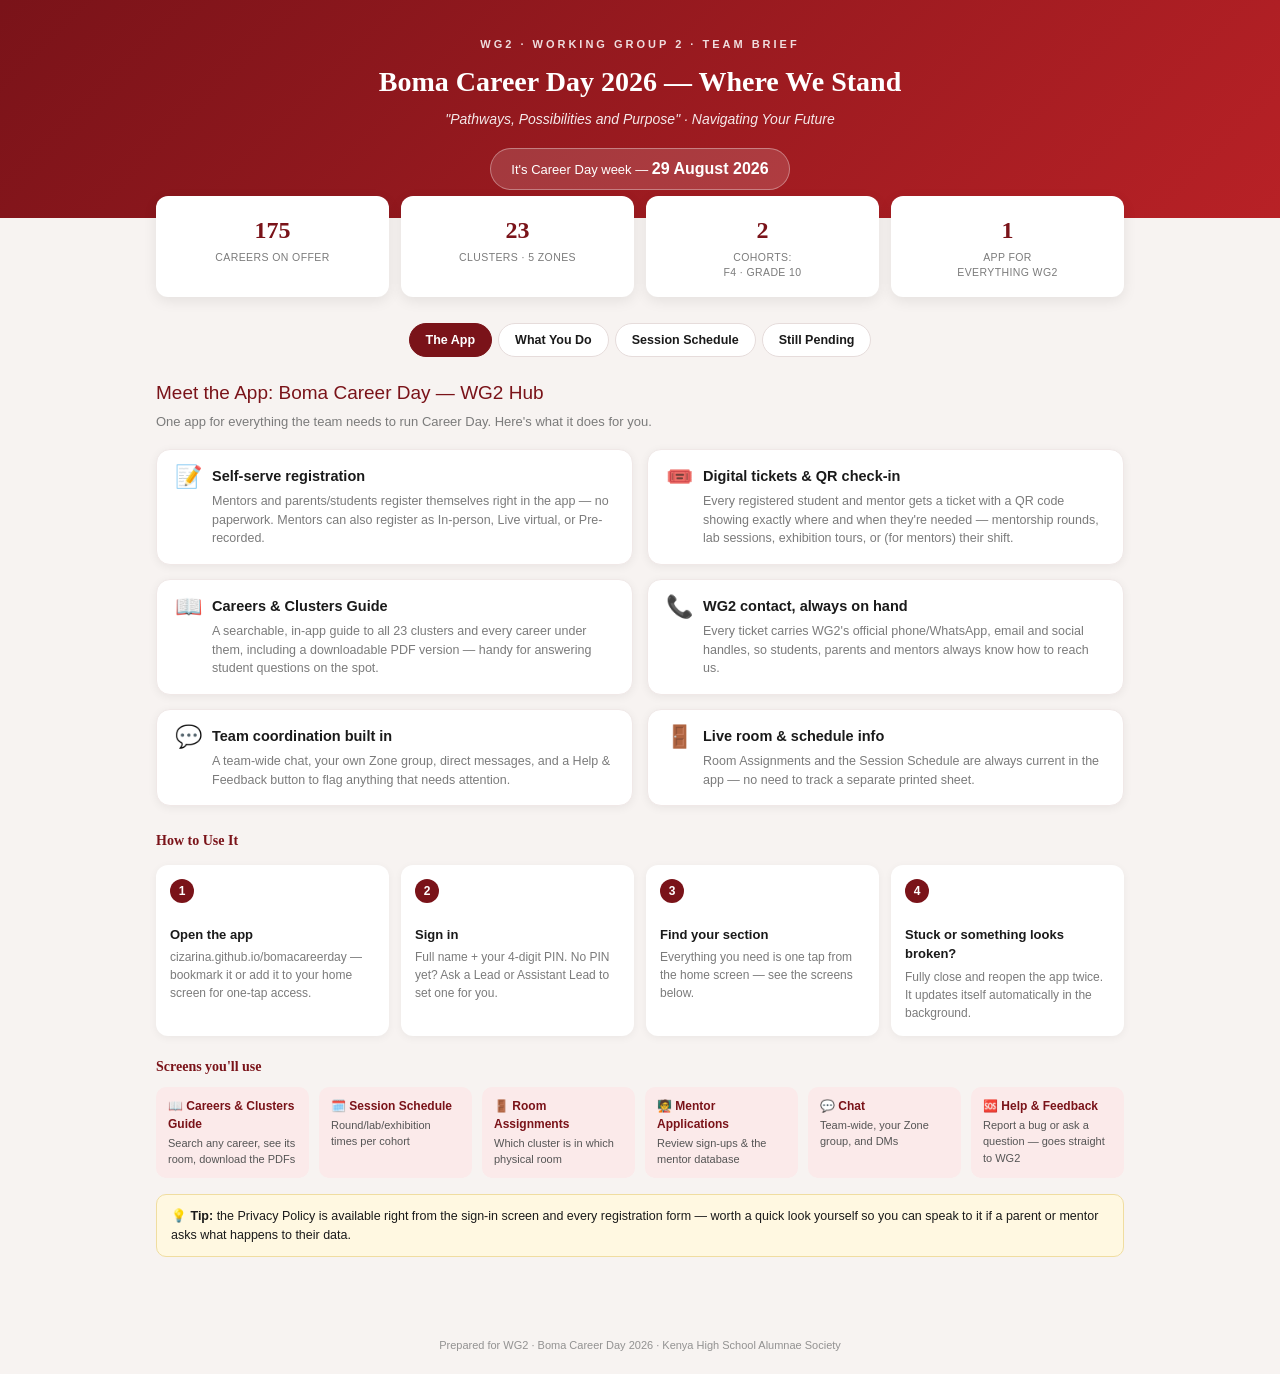
<file: WG2_Team_Brief.html>
<!DOCTYPE html>
<html lang="en">
<head>
<meta charset="utf-8">
<meta name="viewport" content="width=device-width, initial-scale=1">
<title>WG2 Team Brief — Boma Career Day 2026</title>
<style>
  :root{
    --red:#B82126; --red-dark:#7A1319; --black:#1A1A1A; --grey:#7B7B7B;
    --grey-light:#EDEDED; --blush:#FBEAEA; --white:#FFFFFF;
  }
  *{box-sizing:border-box;}
  body{
    margin:0; padding:0; background:#F7F3F1; color:var(--black);
    font-family:'Segoe UI', 'Helvetica Neue', Arial, sans-serif; line-height:1.5;
  }
  h1,h2,h3,h4{font-family:Georgia,'Times New Roman',serif; margin:0;}
  a{color:var(--red-dark);}

  .hero{
    background: linear-gradient(135deg, var(--red-dark), var(--red));
    color:#fff; padding:36px 24px 28px 24px; text-align:center;
  }
  .hero .kicker{letter-spacing:3px; font-size:11px; font-weight:700; opacity:0.85; text-transform:uppercase;}
  .hero h1{font-size:28px; margin:8px 0 6px 0;}
  .hero .theme{font-style:italic; font-size:14px; opacity:0.9;}
  .hero .countdown{
    margin:18px auto 0 auto; display:inline-block; background:rgba(255,255,255,0.14);
    border:1px solid rgba(255,255,255,0.35); border-radius:30px; padding:8px 20px; font-size:13px;
  }
  .hero .countdown b{font-size:16px;}

  .stats{
    max-width:1000px; margin:-22px auto 0 auto; padding:0 16px;
    display:grid; grid-template-columns:repeat(4,1fr); gap:12px; position:relative; z-index:2;
  }
  .stat-card{
    background:#fff; border-radius:12px; padding:16px 10px; text-align:center;
    box-shadow:0 4px 14px rgba(0,0,0,0.08);
  }
  .stat-card .num{font-size:24px; font-weight:800; color:var(--red-dark); font-family:Georgia,serif;}
  .stat-card .lbl{font-size:10.5px; color:var(--grey); text-transform:uppercase; letter-spacing:0.4px; margin-top:2px;}

  .tabbar{
    max-width:1000px; margin:26px auto 0 auto; padding:0 16px;
    display:flex; gap:6px; flex-wrap:wrap; justify-content:center;
  }
  .tabbtn{
    background:#fff; border:1px solid #e6dcdb; color:var(--black); font-weight:700; font-size:12.5px;
    padding:9px 16px; border-radius:20px; cursor:pointer; transition:all .15s;
  }
  .tabbtn:hover{border-color:var(--red);}
  .tabbtn.active{background:var(--red-dark); border-color:var(--red-dark); color:#fff;}

  .wrap{max-width:1000px; margin:0 auto; padding:22px 16px 60px 16px;}
  .panel{display:none;}
  .panel.active{display:block; animation:fade .25s ease;}
  @keyframes fade{from{opacity:0; transform:translateY(4px);} to{opacity:1; transform:translateY(0);}}

  .section-title{font-size:19px; color:var(--red-dark); margin-bottom:4px;}
  .section-sub{color:var(--grey); font-size:13px; margin-bottom:18px;}

  .card-grid{display:grid; grid-template-columns:repeat(2,1fr); gap:14px;}
  .cap-card{
    background:#fff; border-radius:14px; padding:16px 18px; box-shadow:0 2px 10px rgba(0,0,0,0.06);
    border:1px solid #f0e8e7;
  }
  .cap-card .uc-top{display:flex; align-items:flex-start; gap:10px;}
  .cap-card .uc-icon{font-size:22px; line-height:1;}
  .cap-card h4{font-size:14.5px; color:var(--black); font-family:inherit; font-weight:700;}
  .cap-card .uc-sum{font-size:12.5px; color:var(--grey); margin-top:4px;}

  .role-box{
    background:#fff; border-radius:14px; padding:18px 20px; margin-bottom:16px;
    border-left:5px solid var(--red-dark); box-shadow:0 2px 10px rgba(0,0,0,0.05);
  }
  .role-box h3{font-size:15.5px; color:var(--red-dark); margin-bottom:8px;}
  .role-box ul{margin:0; padding-left:18px; font-size:13px;}
  .role-box li{margin-bottom:6px;}

  .howto-steps{display:grid; grid-template-columns:repeat(auto-fit,minmax(200px,1fr)); gap:12px; margin:14px 0 20px 0;}
  .step{background:#fff; border-radius:12px; padding:14px; box-shadow:0 2px 8px rgba(0,0,0,0.05);}
  .step .stepnum{
    width:24px; height:24px; border-radius:50%; background:var(--red-dark); color:#fff;
    display:flex; align-items:center; justify-content:center; font-size:12px; font-weight:700; margin-bottom:8px;
  }
  .step h5{font-size:13px; margin-bottom:4px;}
  .step p{font-size:12px; color:var(--grey); margin:0;}
  .screen-grid{display:grid; grid-template-columns:repeat(auto-fit,minmax(150px,1fr)); gap:10px;}
  .screen-chip{
    background:var(--blush); border-radius:10px; padding:10px 12px; font-size:12px; color:var(--red-dark); font-weight:700;
  }
  .screen-chip span{display:block; font-weight:400; color:#555; font-size:11px; margin-top:2px;}
  .tip-box{
    background:#FFF8E1; border:1px solid #F0DDA0; border-radius:10px; padding:12px 14px; font-size:12.5px; margin-top:16px;
  }

  /* ---- SCHEDULE GRID ---- */
  .grid-scroll{overflow-x:auto; -webkit-overflow-scrolling:touch;}
  table.gantt{border-collapse:collapse; width:100%; min-width:760px; font-size:11px;}
  table.gantt th, table.gantt td{border:2px solid #fff; text-align:center; padding:0;}
  table.gantt thead th{background:var(--grey-light); color:var(--grey); font-size:10px; padding:8px 4px; font-weight:700;}
  table.gantt thead th.cohort-head{background:transparent;}
  table.gantt td.cohort-label{background:#fff; color:var(--black); font-weight:800; font-size:11.5px; text-align:left; padding:0 10px; white-space:nowrap;}
  .blk{padding:10px 4px; font-weight:800; font-size:10.5px; letter-spacing:0.2px; height:52px;}
  .blk.mentor{background:var(--red-dark); color:#fff;}
  .blk.lab{background:#DCE6F5; color:#2A4A8A;}
  .blk.exhibit{background:#F4C542; color:#5c4508;}
  .blk.lunch{background:#1A1A1A; color:#fff;}
  .blk.split{padding:0; height:52px; display:flex; flex-direction:column;}
  .blk.split .opt{background:#fff; border:1.5px solid var(--red-dark); color:var(--red-dark); font-size:8.5px; font-weight:800; padding:2px 2px; line-height:1.15;}
  .blk.split .exh{background:#F4C542; color:#5c4508; flex:1; display:flex; align-items:center; justify-content:center; font-size:10px; font-weight:800;}
  /* 27 Aug 2026 programme change — the shared afternoon "Optional
     Mentorship Block" (see SEED_SCHEDULE REVISION 4 in Code.gs) is a
     single, full-cell block now, not a split "optional round vs
     exhibition" choice like before, so it gets its own plain color rather
     than reusing .blk.split's two-part layout above. */
  .blk.optional{background:#7A9E9F; color:#fff;}
  .gantt-note{font-size:11px; color:var(--grey); margin-top:10px;}
  .legend{display:flex; gap:14px; flex-wrap:wrap; margin-top:14px; font-size:11px;}
  .legend span{display:inline-flex; align-items:center; gap:5px;}
  .legend i{width:12px; height:12px; border-radius:3px; display:inline-block;}

  .pending-card{
    background:#fff; border-radius:14px; padding:16px 18px; margin-bottom:12px; box-shadow:0 2px 10px rgba(0,0,0,0.05);
    border-left:5px solid #E0A800; display:flex; gap:12px; align-items:flex-start;
  }
  .pending-card .pc-icon{font-size:20px;}
  .pending-card h4{font-size:13.5px; margin-bottom:4px;}
  .pending-card p{font-size:12.5px; color:var(--grey); margin:0;}

  .chart-box{background:#fff; border-radius:14px; padding:16px 18px; box-shadow:0 2px 10px rgba(0,0,0,0.06); margin-top:14px;}
  .chart-box h4{font-size:13px; color:var(--red-dark); margin-bottom:10px;}
  .bar-row{display:flex; align-items:center; gap:8px; margin-bottom:7px; font-size:11.5px;}
  .bar-label{width:190px; flex-shrink:0; color:#444;}
  .bar-track{flex:1; background:#f1eeee; border-radius:6px; height:14px; overflow:hidden;}
  .bar-fill{height:100%; border-radius:6px;}
  .bar-val{width:26px; text-align:right; font-weight:700; color:var(--grey); flex-shrink:0;}

  footer{text-align:center; font-size:11px; color:var(--grey); padding:20px; opacity:0.8;}

  @media(max-width:640px){
    .stats{grid-template-columns:repeat(2,1fr);}
    .card-grid{grid-template-columns:1fr;}
    .bar-label{width:130px;}
  }
</style>
</head>
<body>

<div class="hero">
  <div class="kicker">WG2 · Working Group 2 · Team Brief</div>
  <h1>Boma Career Day 2026 — Where We Stand</h1>
  <div class="theme">"Pathways, Possibilities and Purpose" · Navigating Your Future</div>
  <div class="countdown" id="countdownBox">Loading countdown…</div>
</div>

<div class="stats">
  <div class="stat-card"><div class="num">175</div><div class="lbl">Careers on Offer</div></div>
  <div class="stat-card"><div class="num">23</div><div class="lbl">Clusters · 5 Zones</div></div>
  <div class="stat-card"><div class="num">2</div><div class="lbl">Cohorts:<br>F4 · Grade 10</div></div>
  <div class="stat-card"><div class="num">1</div><div class="lbl">App for<br>Everything WG2</div></div>
</div>

<div class="tabbar">
  <button class="tabbtn active" data-tab="app">The App</button>
  <button class="tabbtn" data-tab="roles">What You Do</button>
  <button class="tabbtn" data-tab="schedule">Session Schedule</button>
  <button class="tabbtn" data-tab="pending">Still Pending</button>
</div>

<div class="wrap">

  <!-- ===== THE APP ===== -->
  <div class="panel active" id="panel-app">
    <div class="section-title">Meet the App: Boma Career Day — WG2 Hub</div>
    <div class="section-sub">One app for everything the team needs to run Career Day. Here's what it does for you.</div>
    <div class="card-grid" id="capCards"></div>

    <h4 style="font-size:14px;color:var(--red-dark);margin:24px 0 10px 0;">How to Use It</h4>
    <div class="howto-steps">
      <div class="step"><div class="stepnum">1</div><h5>Open the app</h5><p>cizarina.github.io/bomacareerday — bookmark it or add it to your home screen for one-tap access.</p></div>
      <div class="step"><div class="stepnum">2</div><h5>Sign in</h5><p>Full name + your 4-digit PIN. No PIN yet? Ask a Lead or Assistant Lead to set one for you.</p></div>
      <div class="step"><div class="stepnum">3</div><h5>Find your section</h5><p>Everything you need is one tap from the home screen — see the screens below.</p></div>
      <div class="step"><div class="stepnum">4</div><h5>Stuck or something looks broken?</h5><p>Fully close and reopen the app twice. It updates itself automatically in the background.</p></div>
    </div>

    <h4 style="font-size:14px;color:var(--red-dark);margin-bottom:10px;">Screens you'll use</h4>
    <div class="screen-grid">
      <div class="screen-chip">📖 Careers &amp; Clusters Guide<span>Search any career, see its room, download the PDFs</span></div>
      <div class="screen-chip">🗓️ Session Schedule<span>Round/lab/exhibition times per cohort</span></div>
      <div class="screen-chip">🚪 Room Assignments<span>Which cluster is in which physical room</span></div>
      <div class="screen-chip">🧑‍🏫 Mentor Applications<span>Review sign-ups &amp; the mentor database</span></div>
      <div class="screen-chip">💬 Chat<span>Team-wide, your Zone group, and DMs</span></div>
      <div class="screen-chip">🆘 Help &amp; Feedback<span>Report a bug or ask a question — goes straight to WG2</span></div>
    </div>

    <div class="tip-box">💡 <b>Tip:</b> the Privacy Policy is available right from the sign-in screen and every registration form — worth a quick look yourself so you can speak to it if a parent or mentor asks what happens to their data.</div>
  </div>

  <!-- ===== ROLES ===== -->
  <div class="panel" id="panel-roles">
    <div class="section-title">What you're actually being asked to do</div>
    <div class="section-sub">Split by who's reading this — skip to your part.</div>

    <div class="role-box">
      <h3>🧑‍💼 For Interns</h3>
      <ul>
        <li>You can <b>bulk-import mentor sign-ups</b> collected outside the app (spreadsheet, WhatsApp, paper) straight into the system: Dashboard → Mentor Applications → Bulk Import Mentors. Paste a table or upload the file, and every mentor is created and confirmed in one go.</li>
        <li>You have access to the <b>Leads &amp; Interns</b> chat channel in-app (tap the chat icon) — use it for anything you need routed quickly.</li>
      </ul>
    </div>

    <div class="role-box">
      <h3>🤝 For the Rest of the Team (Mentors, Cluster &amp; Zone Coordinators, everyone else)</h3>
      <ul>
        <li><b>Share the app's registration links</b> with anyone who wants to sign up — Mentor Registration and Parent/KHS Student Registration are both big buttons right on the landing page.</li>
        <li><b>Check-in on the day:</b> Cluster Sub-Leads scan each student's/mentor's QR code at the room door.</li>
        <li><b>Room E3 (The Arts)</b> covers a wide range of careers, including Film and Music industry roles alongside the original design/performing arts offerings — worth knowing if you're near that zone.</li>
        <li><b>Use the in-app Careers &amp; Clusters Guide</b> to answer "which room is X in?" on the spot — it's searchable, and both PDFs are downloadable from the same screen if you'd rather carry a printed copy.</li>
      </ul>
    </div>
  </div>

  <!-- ===== SCHEDULE ===== -->
  <div class="panel" id="panel-schedule">
    <div class="section-title">Session Schedule — All Cohorts at a Glance</div>
    <div class="section-sub">Saturday, 29 August 2026 · Kenya High School, Nairobi · Programme runs 10:45–16:00 (venue open 07:00–17:30)</div>

    <div class="grid-scroll">
      <table class="gantt">
        <thead>
          <tr>
            <th class="cohort-head">Cohort</th>
            <th>10:45 am–<br>1:00 pm</th>
            <th>1:00 pm–<br>2:00 pm</th>
            <th>2:00 pm–<br>3:00 pm</th>
            <th>3:00 pm–<br>4:00 pm</th>
          </tr>
        </thead>
        <tbody>
          <tr>
            <td class="cohort-label">FORM 4</td>
            <td class="blk mentor">MENTORSHIP<br>(4 Rounds)</td>
            <td class="blk exhibit">LUNCH / EXHIBITION</td>
            <td class="blk lab">LAB SESSION</td>
            <td class="blk optional">OPTIONAL MENTORSHIP BLOCK</td>
          </tr>
          <tr>
            <td class="cohort-label">GRADE 10</td>
            <td class="blk lab">LAB SESSIONS</td>
            <td class="blk exhibit">LUNCH / EXHIBITION</td>
            <td class="blk mentor">MENTORSHIP<br>(2 Rounds)</td>
            <td class="blk optional">OPTIONAL MENTORSHIP BLOCK</td>
          </tr>
          <tr>
            <td class="cohort-label">VENDORS</td>
            <td class="blk" style="background:#eee;color:#999;">N/A</td>
            <td class="blk" style="background:#eee;color:#999;">N/A</td>
            <td class="blk" style="background:#eee;color:#999;">N/A</td>
            <td class="blk exhibit">EXHIBITION / VENDORS</td>
          </tr>
        </tbody>
      </table>
    </div>

    <div class="legend">
      <span><i style="background:var(--red-dark);"></i>Mentorship (compulsory rounds — 4 for Form 4, 2 for Grade 10)</span>
      <span><i style="background:#DCE6F5;"></i>Lab Session</span>
      <span><i style="background:#F4C542;"></i>Lunch / Exhibition · Exhibition / Vendors</span>
      <span><i style="background:#7A9E9F;"></i>Optional Mentorship Block</span>
    </div>
    <div class="gantt-note">27 Aug 2026 programme change: lunch is now fixed at 1:00–2:00pm for everyone, and Grade 10's two former waves (A/B) have been merged into one shared timetable.</div>
    <div class="gantt-note">The Optional Mentorship Block (3:00–4:00pm) is a shared extra session for students who privately arranged one in advance with WG2 — everyone else's day ends after their compulsory rounds/lab sessions.</div>
    <div class="gantt-note">Vendors set up during the day and run their Exhibition/Vendors slot 3:00–4:00pm; the Exhibition Hall itself stays open until 5:30pm for anyone who wants to keep browsing.</div>
  </div>

  <!-- ===== PENDING ===== -->
  <div class="panel" id="panel-pending">
    <div class="section-title">Still pending</div>
    <div class="section-sub">Not blocking anything for the day itself, but worth knowing about.</div>

    <div class="pending-card">
      <div class="pc-icon">🎭</div>
      <div><h4>Career catalog: Social Sciences careers under consideration</h4>
      <p>Flagged as a priority for a future round of additions to the career list — not yet built.</p></div>
    </div>

    <div class="chart-box">
      <h4>Clusters by zone (for reference)</h4>
      <div id="zoneChart"></div>
    </div>
  </div>

</div>

<footer>Prepared for WG2 · Boma Career Day 2026 · Kenya High School Alumnae Society</footer>

<script>
  document.querySelectorAll(".tabbtn").forEach(btn => {
    btn.addEventListener("click", () => {
      document.querySelectorAll(".tabbtn").forEach(b => b.classList.remove("active"));
      document.querySelectorAll(".panel").forEach(p => p.classList.remove("active"));
      btn.classList.add("active");
      document.getElementById("panel-" + btn.dataset.tab).classList.add("active");
    });
  });

  (function(){
    const eventDate = new Date("2026-08-29T07:00:00");
    const now = new Date();
    const diffMs = eventDate - now;
    const box = document.getElementById("countdownBox");
    if (diffMs > 0) {
      const days = Math.ceil(diffMs / (1000*60*60*24));
      box.innerHTML = "<b>" + days + " day" + (days===1?"":"s") + "</b> to go — Saturday, 29 August 2026";
    } else {
      box.innerHTML = "It's Career Day week — <b>29 August 2026</b>";
    }
  })();

  const capabilities = [
    {icon:"📝", title:"Self-serve registration", sum:"Mentors and parents/students register themselves right in the app — no paperwork. Mentors can also register as In-person, Live virtual, or Pre-recorded."},
    {icon:"🎟️", title:"Digital tickets &amp; QR check-in", sum:"Every registered student and mentor gets a ticket with a QR code showing exactly where and when they're needed — mentorship rounds, lab sessions, exhibition tours, or (for mentors) their shift."},
    {icon:"📖", title:"Careers &amp; Clusters Guide", sum:"A searchable, in-app guide to all 23 clusters and every career under them, including a downloadable PDF version — handy for answering student questions on the spot."},
    {icon:"📞", title:"WG2 contact, always on hand", sum:"Every ticket carries WG2's official phone/WhatsApp, email and social handles, so students, parents and mentors always know how to reach us."},
    {icon:"💬", title:"Team coordination built in", sum:"A team-wide chat, your own Zone group, direct messages, and a Help &amp; Feedback button to flag anything that needs attention."},
    {icon:"🚪", title:"Live room &amp; schedule info", sum:"Room Assignments and the Session Schedule are always current in the app — no need to track a separate printed sheet."},
  ];
  const grid = document.getElementById("capCards");
  capabilities.forEach(u => {
    const el = document.createElement("div");
    el.className = "cap-card";
    el.innerHTML = `<div class="uc-top"><div class="uc-icon">${u.icon}</div><div><h4>${u.title}</h4><div class="uc-sum">${u.sum}</div></div></div>`;
    grid.appendChild(el);
  });

  const zones = [
    {name:"A — Health &amp; Human Performance", n:3, color:"#B82126"},
    {name:"B — STEM, Engineering &amp; Sciences", n:6, color:"#7A1319"},
    {name:"C — Business, Finance &amp; Leadership", n:5, color:"#2B2B2B"},
    {name:"D — Law, Governance &amp; Public Service", n:5, color:"#A34049"},
    {name:"E — Creative, Media, Hospitality &amp; Built", n:4, color:"#5C4A4D"},
  ];
  const zoneChart = document.getElementById("zoneChart");
  const maxN = Math.max(...zones.map(z=>z.n));
  zones.forEach(z => {
    const row = document.createElement("div");
    row.className = "bar-row";
    row.innerHTML = `<div class="bar-label">${z.name}</div><div class="bar-track"><div class="bar-fill" style="width:${(z.n/maxN*100)}%;background:${z.color};"></div></div><div class="bar-val">${z.n}</div>`;
    zoneChart.appendChild(row);
  });
</script>

</body>
</html>
</file>
